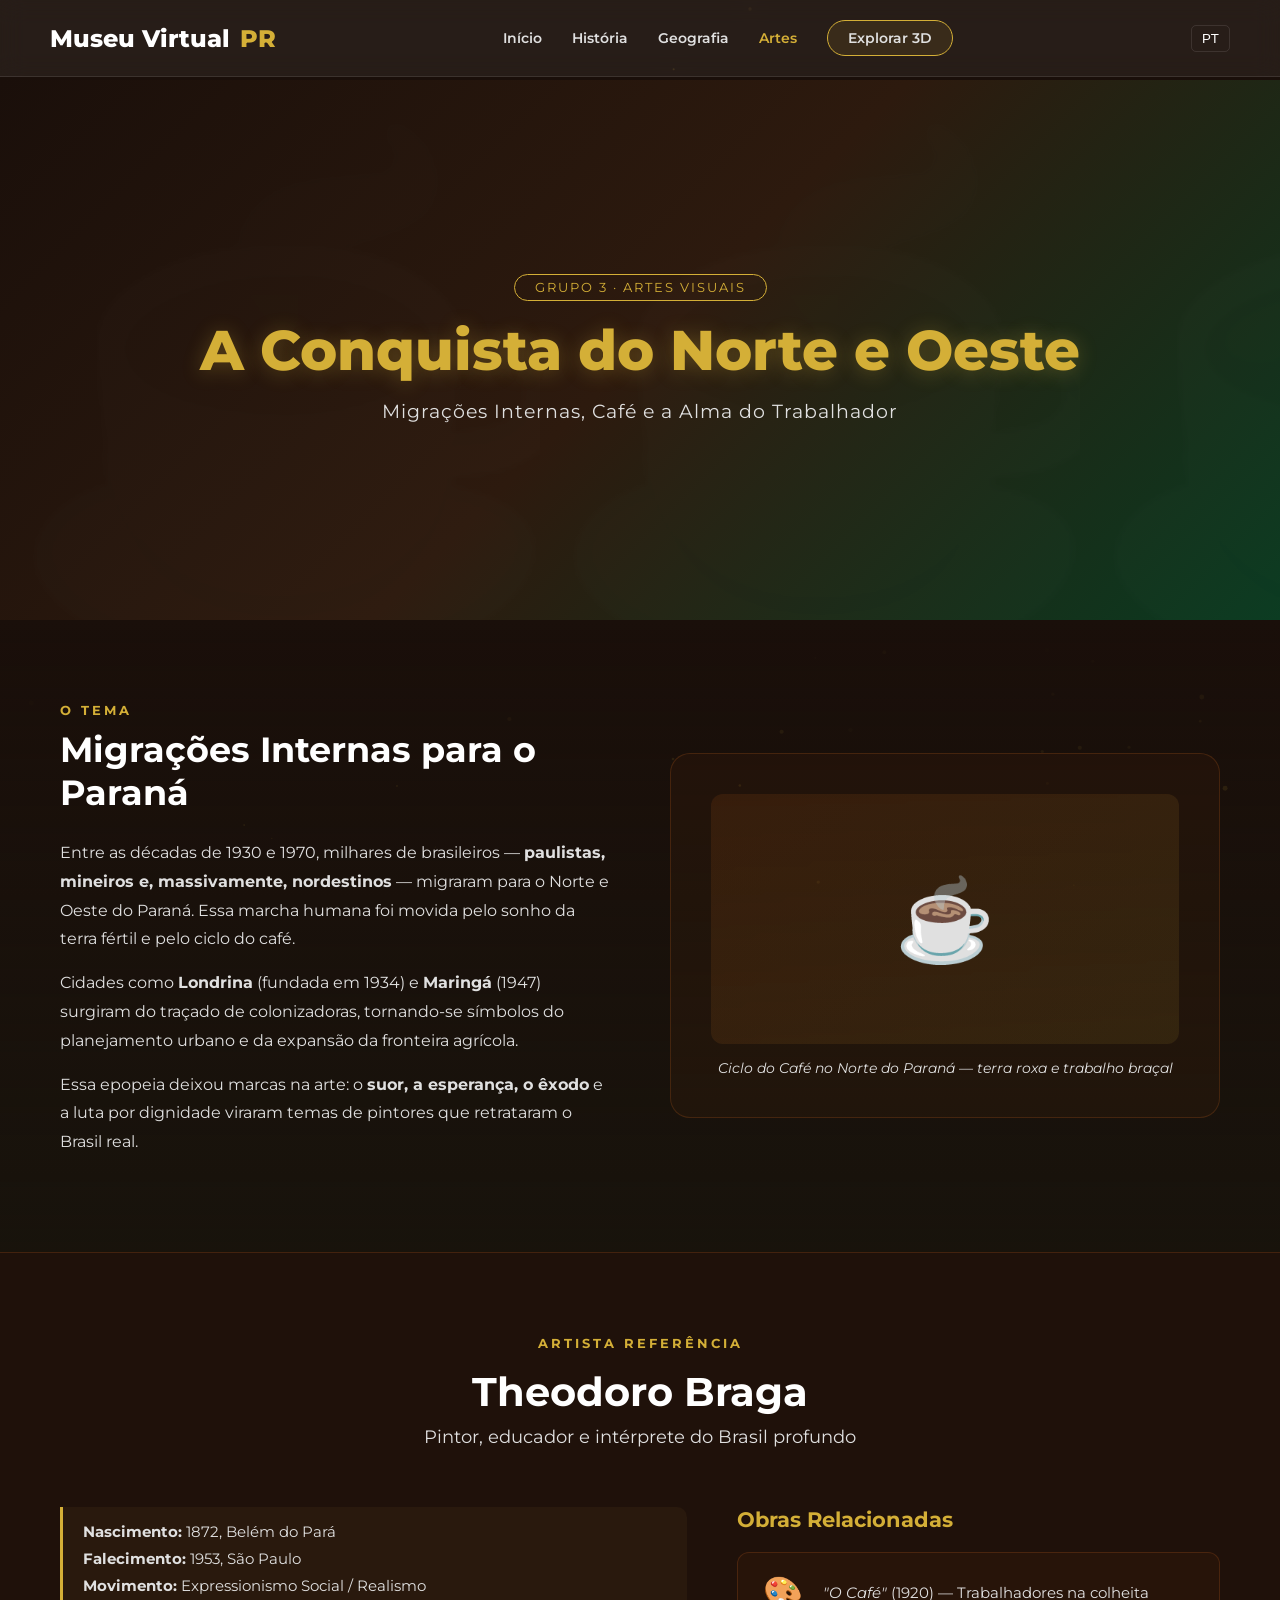
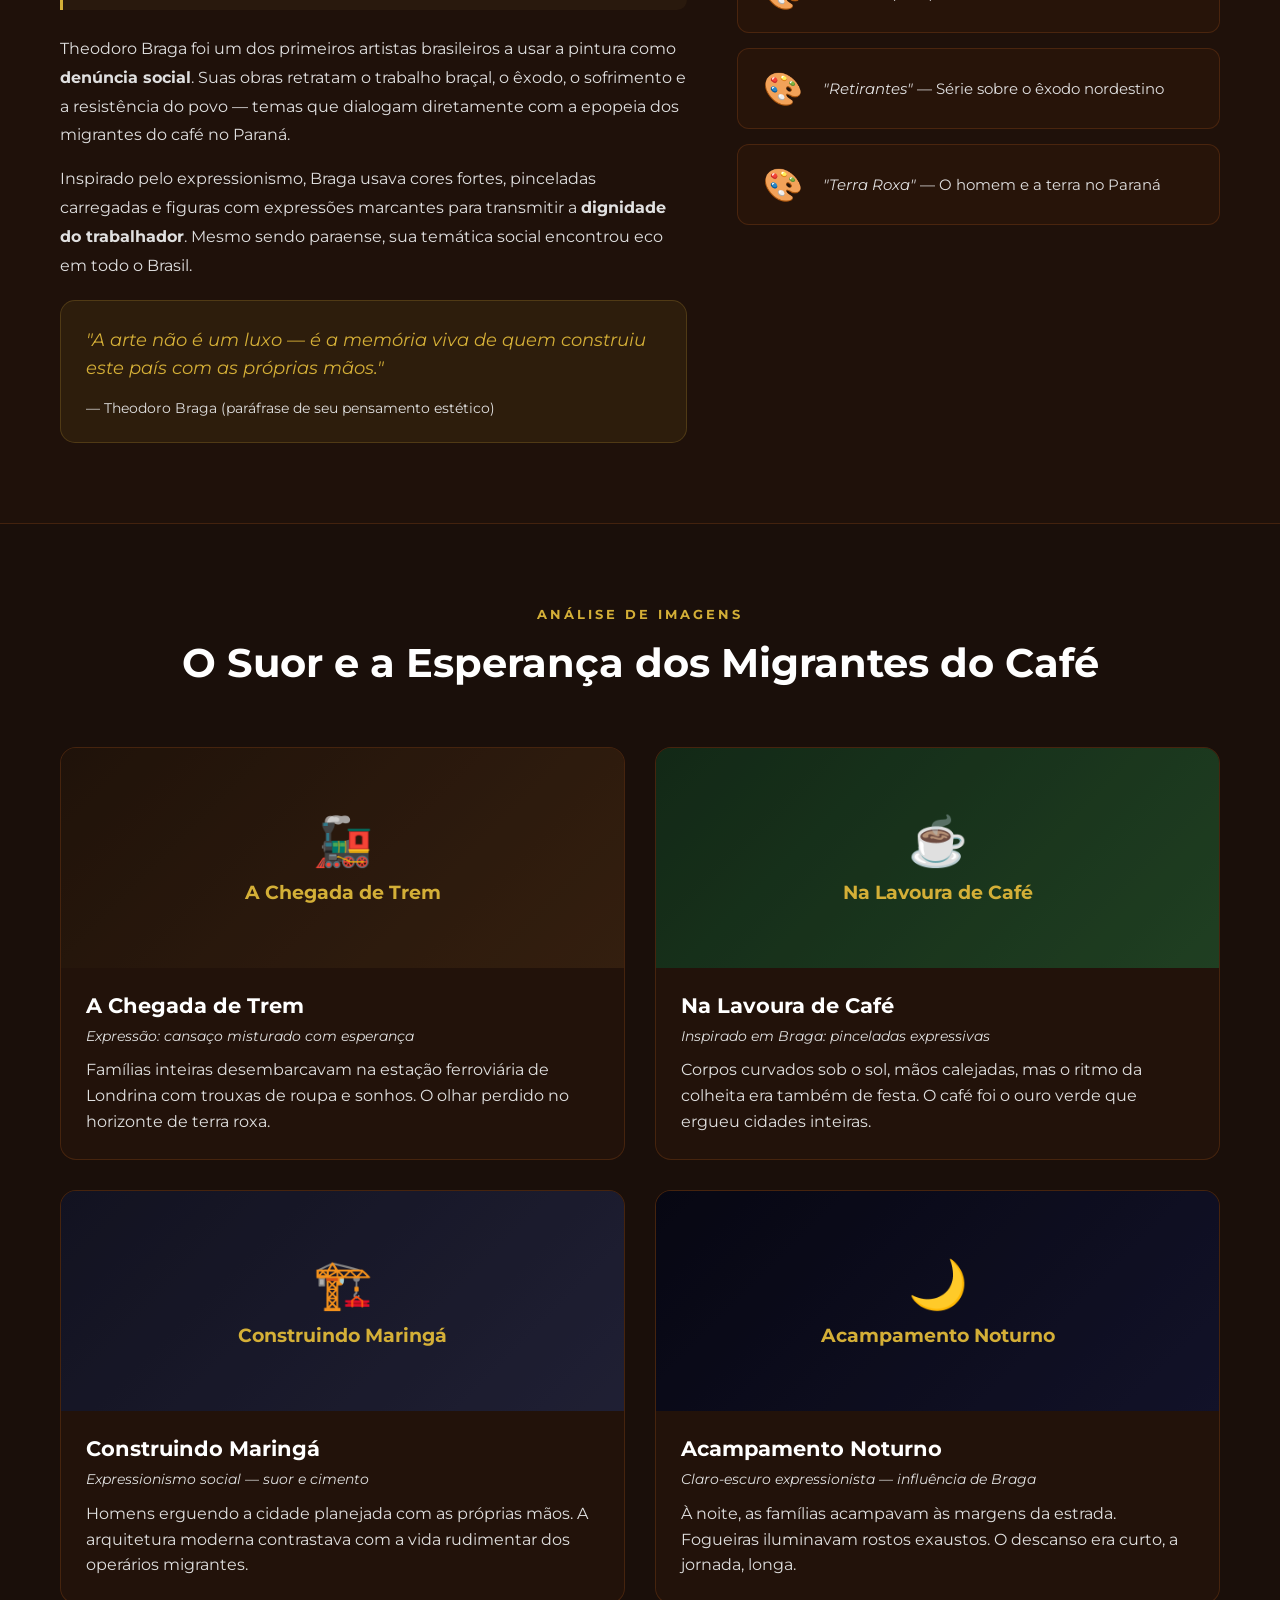
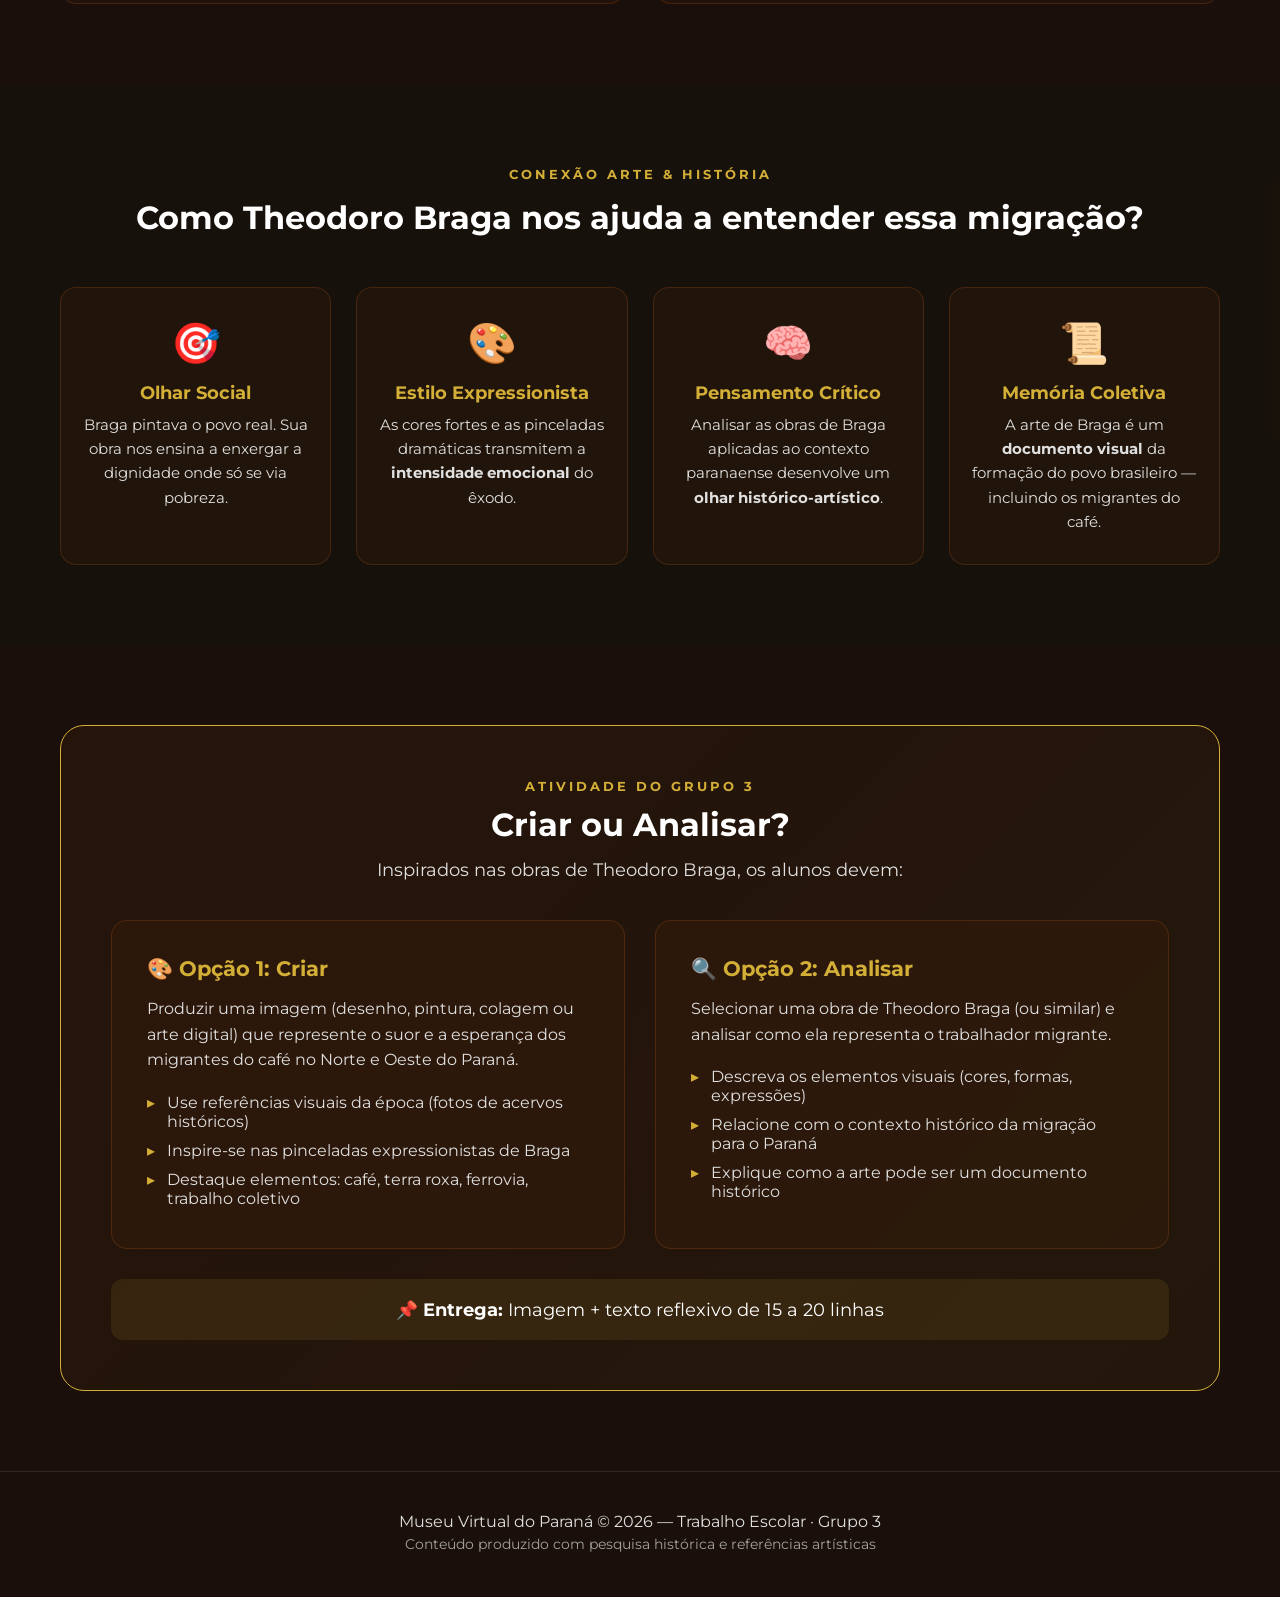
<file: artes.html>
<!DOCTYPE html>
<html lang="pt-BR">
<head>
    <meta charset="UTF-8">
    <meta name="viewport" content="width=device-width, initial-scale=1.0">
    <title>Artes — Museu Virtual do Paraná</title>
    <link rel="stylesheet" href="css/style.css">
    <link rel="stylesheet" href="css/animations.css">
    <link rel="stylesheet" href="css/artes.css">
    <link href="https://fonts.googleapis.com/css2?family=Montserrat:wght@400;600;700;800&display=swap" rel="stylesheet">
</head>
<body>

    <!-- Header -->
    <header class="main-header">
        <div class="logo">Museu Virtual <span class="gold-text">PR</span></div>
        <nav class="nav-menu">
            <a href="index.html">Início</a>
            <a href="historia.html">História</a>
            <a href="geografia.html">Geografia</a>
            <a href="artes.html" class="active">Artes</a>
            <a href="explorar3d.html" class="btn-explore">Explorar 3D</a>
        </nav>
        <div class="header-actions">
            <button>PT</button>
        </div>
    </header>

    <main>
        <!-- HERO da página Artes -->
        <section class="artes-hero">
            <div class="artes-hero-overlay"></div>
            <div class="artes-hero-content">
                <span class="section-tag">GRUPO 3 · ARTES VISUAIS</span>
                <h1>A Conquista do Norte e Oeste</h1>
                <p class="artes-hero-subtitle">Migrações Internas, Café e a Alma do Trabalhador</p>
            </div>
        </section>

        <!-- Introdução ao Tema -->
        <section class="artes-intro">
            <div class="container">
                <div class="intro-grid">
                    <div class="intro-text">
                        <span class="gold-label">O TEMA</span>
                        <h2>Migrações Internas para o Paraná</h2>
                        <p>
                            Entre as décadas de 1930 e 1970, milhares de brasileiros — <strong>paulistas, mineiros e, massivamente, nordestinos</strong> — migraram para o Norte e Oeste do Paraná. Essa marcha humana foi movida pelo sonho da terra fértil e pelo ciclo do café.
                        </p>
                        <p>
                            Cidades como <strong>Londrina</strong> (fundada em 1934) e <strong>Maringá</strong> (1947) surgiram do traçado de colonizadoras, tornando-se símbolos do planejamento urbano e da expansão da fronteira agrícola.
                        </p>
                        <p>
                            Essa epopeia deixou marcas na arte: o <strong>suor, a esperança, o êxodo</strong> e a luta por dignidade viraram temas de pintores que retrataram o Brasil real.
                        </p>
                    </div>
                    <div class="intro-image">
                        <div class="image-card">
                            <div class="card-placeholder cafe-icon">
                                <span>☕</span>
                            </div>
                            <p class="card-caption">Ciclo do Café no Norte do Paraná — terra roxa e trabalho braçal</p>
                        </div>
                    </div>
                </div>
            </div>
        </section>

        <!-- Theodoro Braga -->
        <section class="artista-section">
            <div class="container">
                <div class="section-header">
                    <span class="gold-label">ARTISTA REFERÊNCIA</span>
                    <h2>Theodoro Braga</h2>
                    <p class="subtitle">Pintor, educador e intérprete do Brasil profundo</p>
                </div>
                <div class="artista-grid">
                    <div class="artista-info">
                        <div class="artista-meta">
                            <span><strong>Nascimento:</strong> 1872, Belém do Pará</span>
                            <span><strong>Falecimento:</strong> 1953, São Paulo</span>
                            <span><strong>Movimento:</strong> Expressionismo Social / Realismo</span>
                        </div>
                        <p>
                            Theodoro Braga foi um dos primeiros artistas brasileiros a usar a pintura como <strong>denúncia social</strong>. Suas obras retratam o trabalho braçal, o êxodo, o sofrimento e a resistência do povo — temas que dialogam diretamente com a epopeia dos migrantes do café no Paraná.
                        </p>
                        <p>
                            Inspirado pelo expressionismo, Braga usava cores fortes, pinceladas carregadas e figuras com expressões marcantes para transmitir a <strong>dignidade do trabalhador</strong>. Mesmo sendo paraense, sua temática social encontrou eco em todo o Brasil.
                        </p>
                        <div class="quote-box">
                            <p>"A arte não é um luxo — é a memória viva de quem construiu este país com as próprias mãos."</p>
                            <span>— Theodoro Braga (paráfrase de seu pensamento estético)</span>
                        </div>
                    </div>
                    <div class="artista-obras">
                        <h3>Obras Relacionadas</h3>
                        <div class="obra-card">
                            <div class="obra-placeholder">
                                <div class="placeholder-icon">🎨</div>
                                <p><em>"O Café"</em> (1920) — Trabalhadores na colheita</p>
                            </div>
                        </div>
                        <div class="obra-card">
                            <div class="obra-placeholder">
                                <div class="placeholder-icon">🎨</div>
                                <p><em>"Retirantes"</em> — Série sobre o êxodo nordestino</p>
                            </div>
                        </div>
                        <div class="obra-card">
                            <div class="obra-placeholder">
                                <div class="placeholder-icon">🎨</div>
                                <p><em>"Terra Roxa"</em> — O homem e a terra no Paraná</p>
                            </div>
                        </div>
                    </div>
                </div>
            </div>
        </section>

        <!-- GALERIA DE IMAGENS (ANÁLISE) -->
        <section class="galeria-section">
            <div class="container">
                <div class="section-header">
                    <span class="gold-label">ANÁLISE DE IMAGENS</span>
                    <h2>O Suor e a Esperança dos Migrantes do Café</h2>
                </div>
                <div class="galeria-grid">
                    <!-- Card 1 -->
                    <div class="galeria-item">
                        <div class="galeria-img-placeholder migrante1">
                            <div class="img-overlay-content">
                                <span>🚂</span>
                                <h4>A Chegada de Trem</h4>
                            </div>
                        </div>
                        <div class="galeria-texto">
                            <h4>A Chegada de Trem</h4>
                            <p class="tecnicas">Expressão: cansaço misturado com esperança</p>
                            <p>Famílias inteiras desembarcavam na estação ferroviária de Londrina com trouxas de roupa e sonhos. O olhar perdido no horizonte de terra roxa.</p>
                        </div>
                    </div>
                    <!-- Card 2 -->
                    <div class="galeria-item">
                        <div class="galeria-img-placeholder migrante2">
                            <div class="img-overlay-content">
                                <span>☕</span>
                                <h4>Na Lavoura de Café</h4>
                            </div>
                        </div>
                        <div class="galeria-texto">
                            <h4>Na Lavoura de Café</h4>
                            <p class="tecnicas">Inspirado em Braga: pinceladas expressivas</p>
                            <p>Corpos curvados sob o sol, mãos calejadas, mas o ritmo da colheita era também de festa. O café foi o ouro verde que ergueu cidades inteiras.</p>
                        </div>
                    </div>
                    <!-- Card 3 -->
                    <div class="galeria-item">
                        <div class="galeria-img-placeholder migrante3">
                            <div class="img-overlay-content">
                                <span>🏗️</span>
                                <h4>Construindo Maringá</h4>
                            </div>
                        </div>
                        <div class="galeria-texto">
                            <h4>Construindo Maringá</h4>
                            <p class="tecnicas">Expressionismo social — suor e cimento</p>
                            <p>Homens erguendo a cidade planejada com as próprias mãos. A arquitetura moderna contrastava com a vida rudimentar dos operários migrantes.</p>
                        </div>
                    </div>
                    <!-- Card 4 -->
                    <div class="galeria-item">
                        <div class="galeria-img-placeholder migrante4">
                            <div class="img-overlay-content">
                                <span>🌙</span>
                                <h4>Acampamento Noturno</h4>
                            </div>
                        </div>
                        <div class="galeria-texto">
                            <h4>Acampamento Noturno</h4>
                            <p class="tecnicas">Claro-escuro expressionista — influência de Braga</p>
                            <p>À noite, as famílias acampavam às margens da estrada. Fogueiras iluminavam rostos exaustos. O descanso era curto, a jornada, longa.</p>
                        </div>
                    </div>
                </div>
            </div>
        </section>

        <!-- CONEXÃO ARTE & HISTÓRIA -->
        <section class="conexao-section">
            <div class="container">
                <div class="conexao-content">
                    <span class="gold-label">CONEXÃO ARTE & HISTÓRIA</span>
                    <h2>Como Theodoro Braga nos ajuda a entender essa migração?</h2>
                    <div class="conexao-grid">
                        <div class="conexao-item">
                            <div class="conexao-icon">🎯</div>
                            <h4>Olhar Social</h4>
                            <p>Braga pintava o povo real. Sua obra nos ensina a enxergar a dignidade onde só se via pobreza.</p>
                        </div>
                        <div class="conexao-item">
                            <div class="conexao-icon">🎨</div>
                            <h4>Estilo Expressionista</h4>
                            <p>As cores fortes e as pinceladas dramáticas transmitem a <strong>intensidade emocional</strong> do êxodo.</p>
                        </div>
                        <div class="conexao-item">
                            <div class="conexao-icon">🧠</div>
                            <h4>Pensamento Crítico</h4>
                            <p>Analisar as obras de Braga aplicadas ao contexto paranaense desenvolve um <strong>olhar histórico-artístico</strong>.</p>
                        </div>
                        <div class="conexao-item">
                            <div class="conexao-icon">📜</div>
                            <h4>Memória Coletiva</h4>
                            <p>A arte de Braga é um <strong>documento visual</strong> da formação do povo brasileiro — incluindo os migrantes do café.</p>
                        </div>
                    </div>
                </div>
            </div>
        </section>

        <!-- ATIVIDADE PROPOSTA -->
        <section class="atividade-section">
            <div class="container">
                <div class="atividade-box">
                    <span class="gold-label">ATIVIDADE DO GRUPO 3</span>
                    <h2>Criar ou Analisar?</h2>
                    <p>Inspirados nas obras de Theodoro Braga, os alunos devem:</p>
                    <div class="atividade-opcoes">
                        <div class="opcao">
                            <h3>🎨 Opção 1: Criar</h3>
                            <p>Produzir uma imagem (desenho, pintura, colagem ou arte digital) que represente o suor e a esperança dos migrantes do café no Norte e Oeste do Paraná.</p>
                            <ul>
                                <li>Use referências visuais da época (fotos de acervos históricos)</li>
                                <li>Inspire-se nas pinceladas expressionistas de Braga</li>
                                <li>Destaque elementos: café, terra roxa, ferrovia, trabalho coletivo</li>
                            </ul>
                        </div>
                        <div class="opcao">
                            <h3>🔍 Opção 2: Analisar</h3>
                            <p>Selecionar uma obra de Theodoro Braga (ou similar) e analisar como ela representa o trabalhador migrante.</p>
                            <ul>
                                <li>Descreva os elementos visuais (cores, formas, expressões)</li>
                                <li>Relacione com o contexto histórico da migração para o Paraná</li>
                                <li>Explique como a arte pode ser um documento histórico</li>
                            </ul>
                        </div>
                    </div>
                    <div class="atividade-footer">
                        <p>📌 <strong>Entrega:</strong> Imagem + texto reflexivo de 15 a 20 linhas</p>
                    </div>
                </div>
            </div>
        </section>

        <!-- Footer -->
        <footer class="main-footer">
            <div class="container">
                <p>Museu Virtual do Paraná © 2026 — Trabalho Escolar · Grupo 3</p>
                <p class="footer-small">Conteúdo produzido com pesquisa histórica e referências artísticas</p>
            </div>
        </footer>
    </main>

    <!-- Particles (opcional) e Scripts -->
    <canvas id="particles-canvas"></canvas>
    <script src="js/particles.js"></script>
    <script src="js/artes.js"></script>
</body>
</html>
</file>
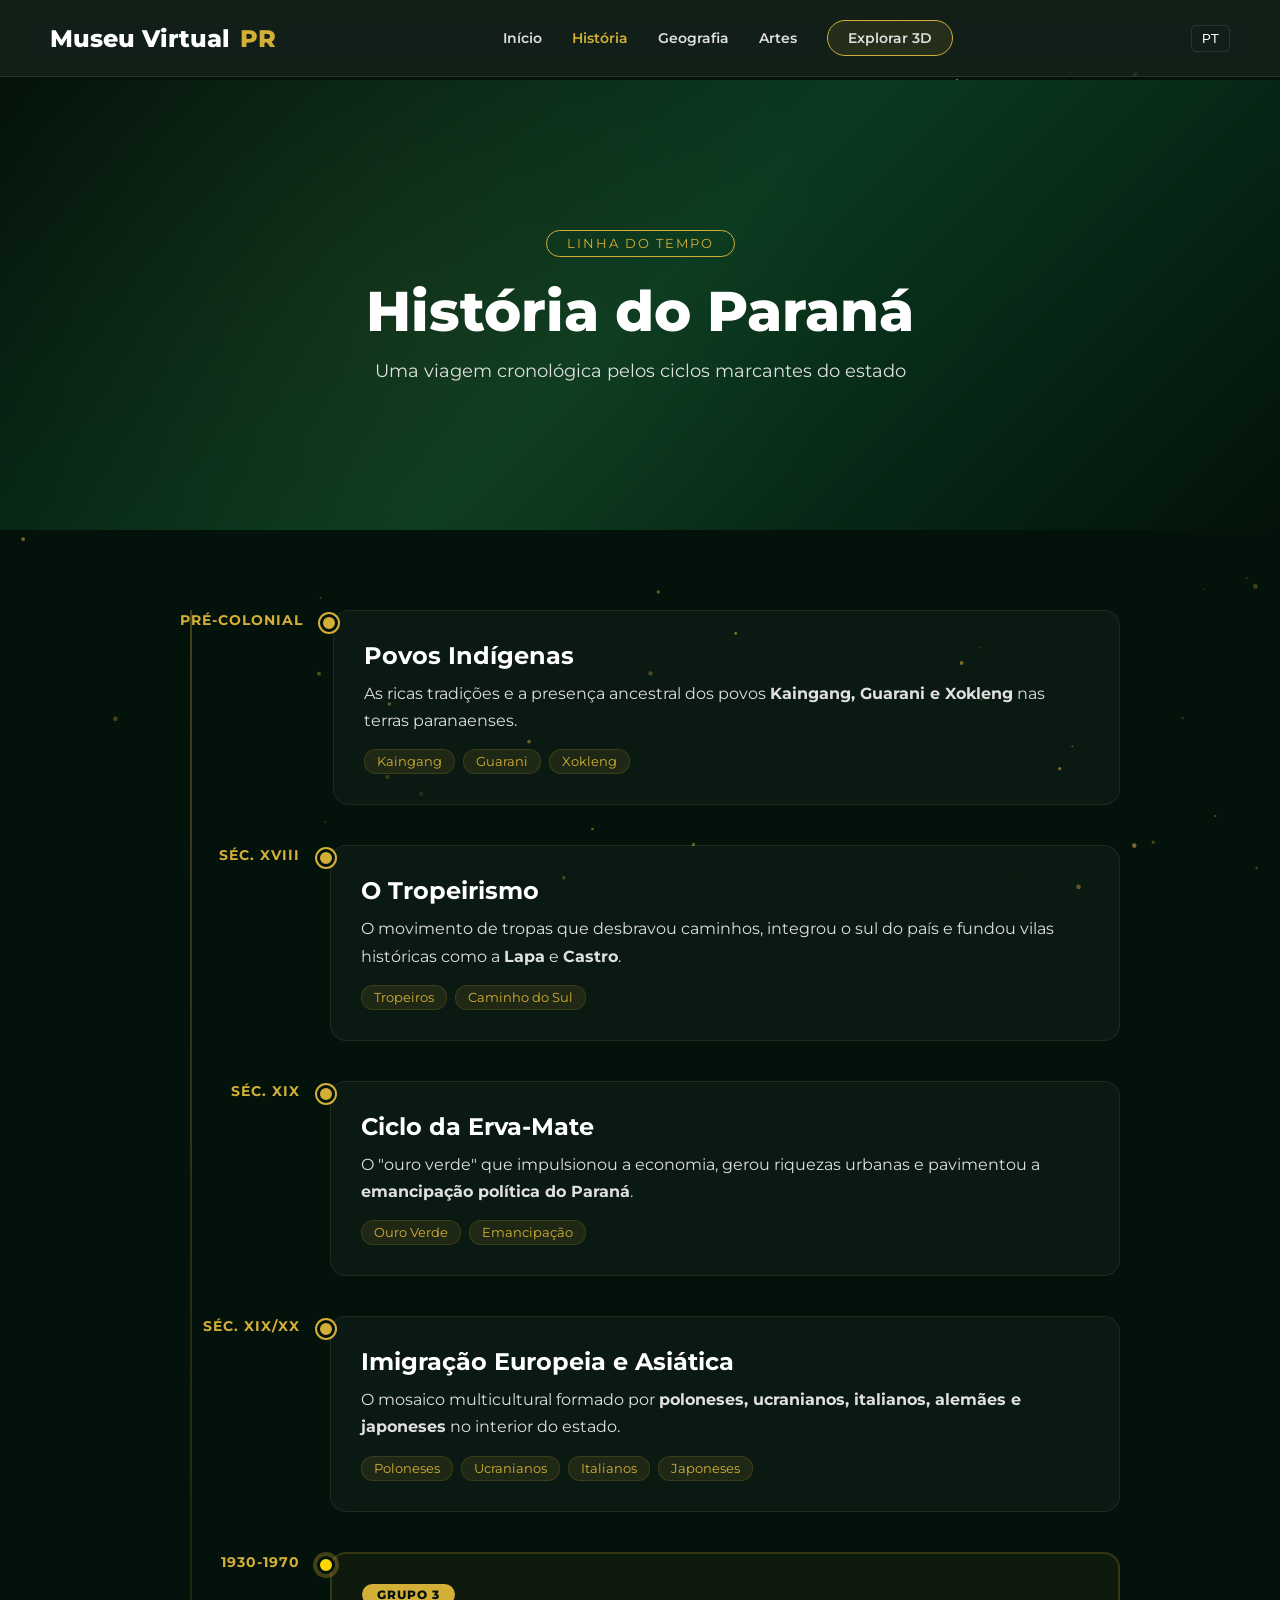
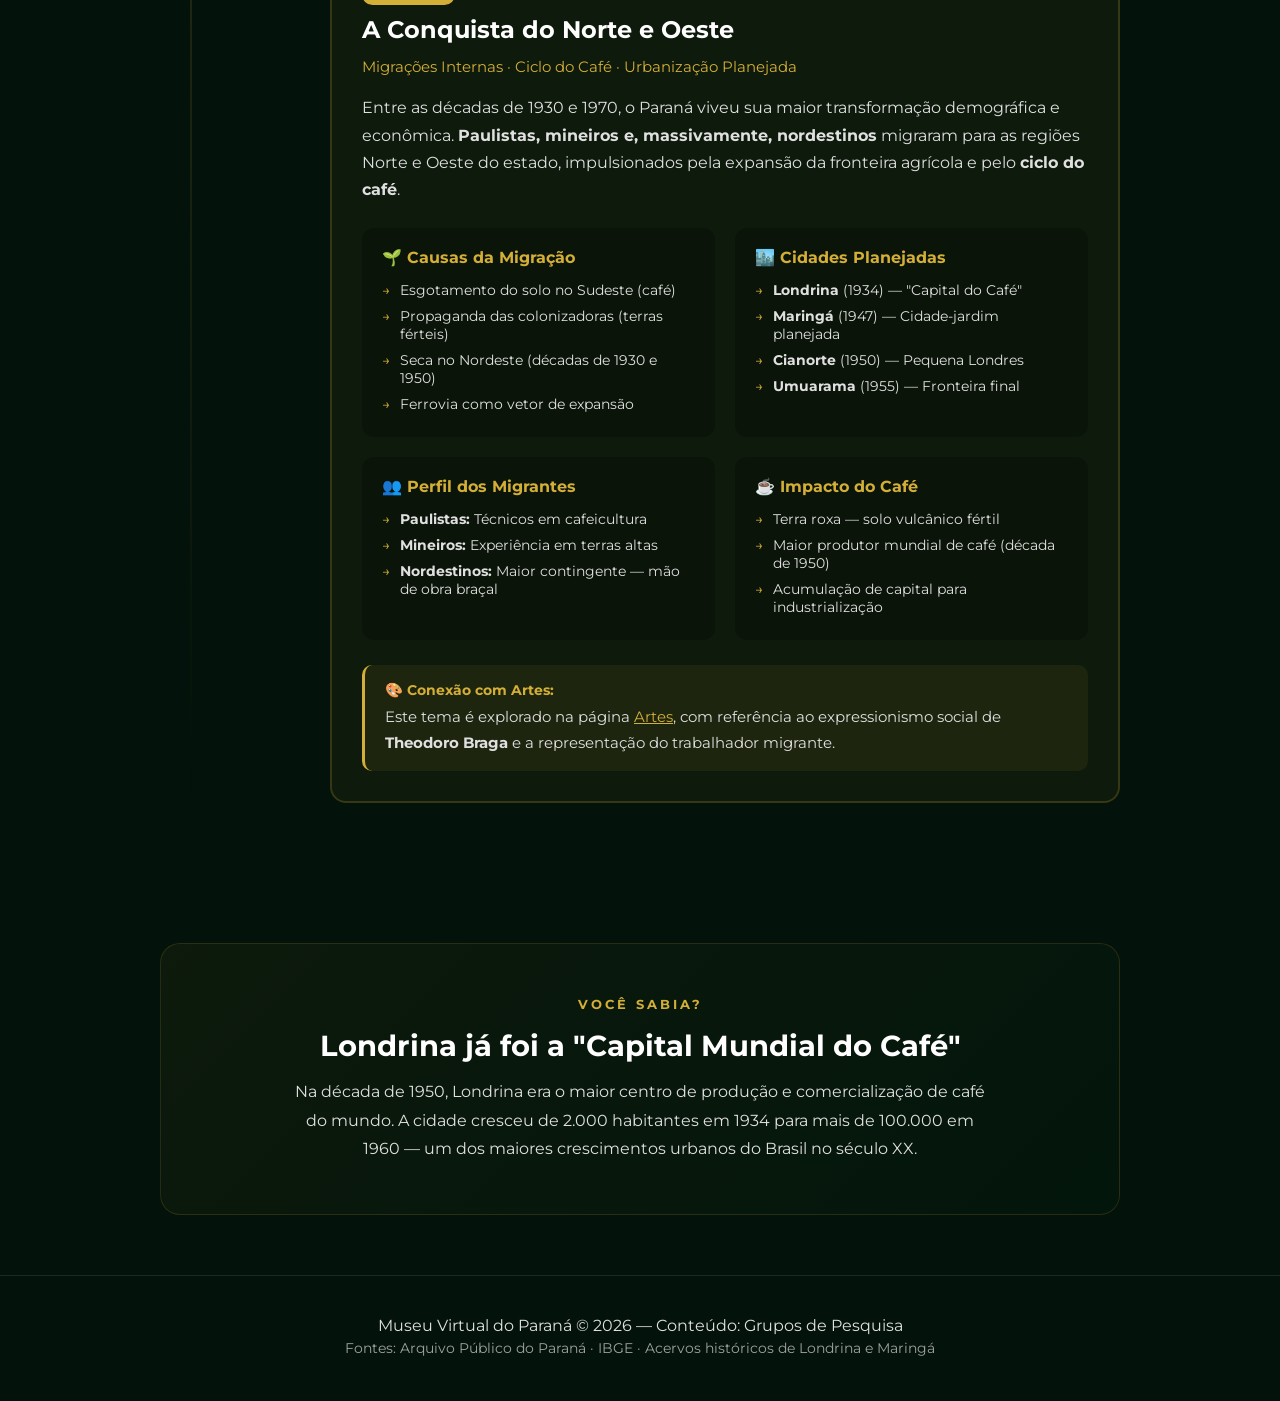
<file: historia.html>
<!DOCTYPE html>
<html lang="pt-BR">
<head>
    <meta charset="UTF-8">
    <meta name="viewport" content="width=device-width, initial-scale=1.0">
    <title>História — Museu Virtual do Paraná</title>
    <link rel="stylesheet" href="css/style.css">
    <link rel="stylesheet" href="css/animations.css">
    <link rel="stylesheet" href="css/historia.css">
    <link href="https://fonts.googleapis.com/css2?family=Montserrat:wght@400;600;700;800&display=swap" rel="stylesheet">
</head>
<body>

    <header class="main-header">
        <div class="logo">Museu Virtual <span class="gold-text">PR</span></div>
        <nav class="nav-menu">
            <a href="index.html">Início</a>
            <a href="historia.html" class="active">História</a>
            <a href="geografia.html">Geografia</a>
            <a href="artes.html">Artes</a>
            <a href="explorar3d.html" class="btn-explore">Explorar 3D</a>
        </nav>
        <div class="header-actions">
            <button>PT</button>
        </div>
    </header>

    <main>
        <!-- Hero -->
        <section class="historia-hero">
            <div class="historia-hero-content">
                <span class="section-tag">LINHA DO TEMPO</span>
                <h1>História do Paraná</h1>
                <p>Uma viagem cronológica pelos ciclos marcantes do estado</p>
            </div>
        </section>

        <!-- Timeline -->
        <section class="timeline-section">
            <div class="container">
                <div class="timeline">

                    <!-- Card 1: Pré-Colonial -->
                    <div class="timeline-card">
                        <div class="timeline-marker">
                            <span>PRÉ-COLONIAL</span>
                        </div>
                        <div class="timeline-content">
                            <h3>Povos Indígenas</h3>
                            <p>As ricas tradições e a presença ancestral dos povos <strong>Kaingang, Guarani e Xokleng</strong> nas terras paranaenses.</p>
                            <div class="timeline-tags">
                                <span>Kaingang</span>
                                <span>Guarani</span>
                                <span>Xokleng</span>
                            </div>
                        </div>
                    </div>

                    <!-- Card 2: Tropeirismo -->
                    <div class="timeline-card">
                        <div class="timeline-marker">
                            <span>SÉC. XVIII</span>
                        </div>
                        <div class="timeline-content">
                            <h3>O Tropeirismo</h3>
                            <p>O movimento de tropas que desbravou caminhos, integrou o sul do país e fundou vilas históricas como a <strong>Lapa</strong> e <strong>Castro</strong>.</p>
                            <div class="timeline-tags">
                                <span>Tropeiros</span>
                                <span>Caminho do Sul</span>
                            </div>
                        </div>
                    </div>

                    <!-- Card 3: Erva-Mate -->
                    <div class="timeline-card">
                        <div class="timeline-marker">
                            <span>SÉC. XIX</span>
                        </div>
                        <div class="timeline-content">
                            <h3>Ciclo da Erva-Mate</h3>
                            <p>O "ouro verde" que impulsionou a economia, gerou riquezas urbanas e pavimentou a <strong>emancipação política do Paraná</strong>.</p>
                            <div class="timeline-tags">
                                <span>Ouro Verde</span>
                                <span>Emancipação</span>
                            </div>
                        </div>
                    </div>

                    <!-- Card 4: Imigração Europeia -->
                    <div class="timeline-card">
                        <div class="timeline-marker">
                            <span>SÉC. XIX/XX</span>
                        </div>
                        <div class="timeline-content">
                            <h3>Imigração Europeia e Asiática</h3>
                            <p>O mosaico multicultural formado por <strong>poloneses, ucranianos, italianos, alemães e japoneses</strong> no interior do estado.</p>
                            <div class="timeline-tags">
                                <span>Poloneses</span>
                                <span>Ucranianos</span>
                                <span>Italianos</span>
                                <span>Japoneses</span>
                            </div>
                        </div>
                    </div>

                    <!-- Card 5: GRUPO 3 - A CONQUISTA DO NORTE E OESTE -->
                    <div class="timeline-card grupo3-card">
                        <div class="timeline-marker grupo3-marker">
                            <span>1930-1970</span>
                        </div>
                        <div class="timeline-content">
                            <div class="grupo3-badge">GRUPO 3</div>
                            <h3>A Conquista do Norte e Oeste</h3>
                            <p class="subtitulo-destaque">Migrações Internas · Ciclo do Café · Urbanização Planejada</p>
                            <p>
                                Entre as décadas de 1930 e 1970, o Paraná viveu sua maior transformação demográfica e econômica. 
                                <strong>Paulistas, mineiros e, massivamente, nordestinos</strong> migraram para as regiões Norte e Oeste do estado, 
                                impulsionados pela expansão da fronteira agrícola e pelo <strong>ciclo do café</strong>.
                            </p>
                            <div class="grupo3-details">
                                <div class="detail-item">
                                    <h4>🌱 Causas da Migração</h4>
                                    <ul>
                                        <li>Esgotamento do solo no Sudeste (café)</li>
                                        <li>Propaganda das colonizadoras (terras férteis)</li>
                                        <li>Seca no Nordeste (décadas de 1930 e 1950)</li>
                                        <li>Ferrovia como vetor de expansão</li>
                                    </ul>
                                </div>
                                <div class="detail-item">
                                    <h4>🏙️ Cidades Planejadas</h4>
                                    <ul>
                                        <li><strong>Londrina</strong> (1934) — "Capital do Café"</li>
                                        <li><strong>Maringá</strong> (1947) — Cidade-jardim planejada</li>
                                        <li><strong>Cianorte</strong> (1950) — Pequena Londres</li>
                                        <li><strong>Umuarama</strong> (1955) — Fronteira final</li>
                                    </ul>
                                </div>
                                <div class="detail-item">
                                    <h4>👥 Perfil dos Migrantes</h4>
                                    <ul>
                                        <li><strong>Paulistas:</strong> Técnicos em cafeicultura</li>
                                        <li><strong>Mineiros:</strong> Experiência em terras altas</li>
                                        <li><strong>Nordestinos:</strong> Maior contingente — mão de obra braçal</li>
                                    </ul>
                                </div>
                                <div class="detail-item">
                                    <h4>☕ Impacto do Café</h4>
                                    <ul>
                                        <li>Terra roxa — solo vulcânico fértil</li>
                                        <li>Maior produtor mundial de café (década de 1950)</li>
                                        <li>Acumulação de capital para industrialização</li>
                                    </ul>
                                </div>
                            </div>
                            <div class="conexao-arte">
                                <span>🎨 Conexão com Artes:</span>
                                <p>Este tema é explorado na página <a href="artes.html">Artes</a>, com referência ao expressionismo social de <strong>Theodoro Braga</strong> e a representação do trabalhador migrante.</p>
                            </div>
                        </div>
                    </div>

                </div>
            </div>
        </section>

        <!-- Curiosidade -->
        <section class="curiosidade-section">
            <div class="container">
                <div class="curiosidade-box">
                    <span class="gold-label">VOCÊ SABIA?</span>
                    <h2>Londrina já foi a "Capital Mundial do Café"</h2>
                    <p>Na década de 1950, Londrina era o maior centro de produção e comercialização de café do mundo. A cidade cresceu de 2.000 habitantes em 1934 para mais de 100.000 em 1960 — um dos maiores crescimentos urbanos do Brasil no século XX.</p>
                </div>
            </div>
        </section>

        <footer class="main-footer">
            <div class="container">
                <p>Museu Virtual do Paraná © 2026 — Conteúdo: Grupos de Pesquisa</p>
                <p class="footer-small">Fontes: Arquivo Público do Paraná · IBGE · Acervos históricos de Londrina e Maringá</p>
            </div>
        </footer>
    </main>

    <canvas id="particles-canvas"></canvas>
    <script src="js/particles.js"></script>
    <script src="js/historia.js"></script>
</body>
</html>
</file>
<file: css/style.css>
:root {
    --primary-green: #0a3a20;
    --accent-gold: #d4af37;
    --text-white: #ffffff;
    --text-muted: #e0e0e0;
    --glass-bg: rgba(255, 255, 255, 0.06);
    --glass-border: rgba(255, 255, 255, 0.1);
    --glass-blur: blur(12px);
    --font-main: 'Montserrat', sans-serif;
}

* {
    margin: 0;
    padding: 0;
    box-sizing: border-box;
}

body {
    font-family: var(--font-main);
    background-color: #03120a;
    color: var(--text-white);
    overflow: hidden; /* Mantém a landing page travada para o efeito cinematográfico */
    height: 100vh;
}

/* Background de Vídeo e Overlay */
.video-container {
    position: absolute;
    top: 0;
    left: 0;
    width: 100%;
    height: 100%;
    z-index: -2;
    overflow: hidden;
}

#bg-video {
    width: 100%;
    height: 100%;
    object-fit: cover;
}

.overlay {
    position: absolute;
    top: 0;
    left: 0;
    width: 100%;
    height: 100%;
    background: linear-gradient(135deg, rgba(10, 58, 32, 0.85) 0%, rgba(3, 18, 10, 0.95) 100%);
    z-index: 1;
}

/* Canvas de Partículas */
#particles-canvas {
    position: absolute;
    top: 0;
    left: 0;
    width: 100%;
    height: 100%;
    z-index: -1;
    pointer-events: none;
}

/* Header Glassmorphism */
.main-header {
    position: fixed;
    top: 0;
    left: 0;
    width: 100%;
    padding: 20px 50px;
    display: flex;
    justify-content: space-between;
    align-items: center;
    background: var(--glass-bg);
    backdrop-filter: var(--glass-blur);
    -webkit-backdrop-filter: var(--glass-blur);
    border-bottom: 1px solid var(--glass-border);
    z-index: 10;
}

.logo {
    font-size: 1.5rem;
    font-weight: 800;
    display: flex;
    align-items: center;
    gap: 10px;
}

.gold-text {
    color: var(--accent-gold);
}

.nav-menu {
    display: flex;
    align-items: center;
    gap: 30px;
}

.nav-menu a {
    color: var(--text-muted);
    text-decoration: none;
    font-weight: 600;
    font-size: 0.9rem;
    transition: color 0.3s ease;
}

.nav-menu a:hover, .nav-menu a.active {
    color: var(--accent-gold);
}

.btn-explore {
    border: 1px solid var(--accent-gold);
    padding: 8px 20px;
    border-radius: 20px;
    background: rgba(212, 175, 55, 0.1);
}

.btn-explore:hover {
    background: var(--accent-gold) !important;
    color: #000 !important;
}

.header-actions button {
    background: none;
    border: 1px solid var(--glass-border);
    color: white;
    padding: 5px 10px;
    cursor: pointer;
    border-radius: 5px;
    margin-left: 10px;
    transition: 0.3s;
}

.header-actions button:hover {
    background: rgba(255,255,255,0.1);
}

/* Hero Section */
.hero-container {
    height: 100vh;
    display: flex;
    align-items: center;
    padding: 0 10%;
    position: relative;
    z-index: 2;
}

.hero-content {
    max-width: 650px;
}

.subtitle-hero {
    color: var(--accent-gold);
    text-transform: uppercase;
    letter-spacing: 3px;
    font-size: 0.9rem;
    margin-bottom: 15px;
    font-weight: 600;
}

.title-hero {
    font-size: 3.5rem;
    font-weight: 800;
    line-height: 1.2;
    margin-bottom: 25px;
}

.description-hero {
    font-size: 1.1rem;
    color: var(--text-muted);
    line-height: 1.6;
    margin-bottom: 35px;
}

.hero-buttons {
    display: flex;
    gap: 20px;
}

.btn-primary, .btn-secondary {
    padding: 15px 35px;
    border-radius: 30px;
    text-decoration: none;
    font-weight: 600;
    transition: transform 0.3s, box-shadow 0.3s;
}

.btn-primary {
    background: var(--accent-gold);
    color: #03120a;
}

.btn-primary:hover {
    transform: translateY(-3px);
    box-shadow: 0 10px 20px rgba(212, 175, 55, 0.3);
}

.btn-secondary {
    border: 1px solid var(--text-white);
    color: var(--text-white);
    background: transparent;
}

.btn-secondary:hover {
    background: rgba(255,255,255,0.1);
    transform: translateY(-3px);
}
</file>
<file: css/animations.css>
/* Animação suave para os cards que usaremos adiante */
.hover-3d-effect {
    transition: transform 0.5s cubic-bezier(0.25, 1, 0.5, 1);
}

.hover-3d-effect:hover {
    transform: perspective(1000px) rotateX(5deg) rotateY(5deg) scale(1.02);
}

/* Pulsar sutil para luzes de destaque */
@keyframes goldPulse {
    0% { box-shadow: 0 0 0 0 rgba(212, 175, 55, 0.4); }
    70% { box-shadow: 0 0 0 15px rgba(212, 175, 55, 0); }
    100% { box-shadow: 0 0 0 0 rgba(212, 175, 55, 0); }
}
</file>
<file: css/artes.css>
/* ==========================================
   PÁGINA ARTES — MUSEU VIRTUAL DO PARANÁ
   TEMA: Migrações Internas + Theodoro Braga
   ========================================== */

:root {
    --artes-primary: #8B4513;
    --artes-secondary: #D2691E;
    --artes-bg: #1a0f0a;
    --artes-card-bg: rgba(139, 69, 19, 0.08);
    --artes-border: rgba(210, 105, 30, 0.2);
}

/* Reset para página de rolagem */
body {
    overflow-y: auto;
    height: auto;
    background: var(--artes-bg);
}

/* Container padrão */
.container {
    max-width: 1200px;
    margin: 0 auto;
    padding: 0 20px;
}

/* Section Header */
.section-header {
    text-align: center;
    margin-bottom: 60px;
}

.section-header h2 {
    font-size: 2.5rem;
    color: var(--text-white);
    margin: 15px 0 10px;
}

.section-header .subtitle {
    color: var(--text-muted);
    font-size: 1.1rem;
}

.gold-label {
    color: var(--accent-gold);
    text-transform: uppercase;
    letter-spacing: 3px;
    font-size: 0.8rem;
    font-weight: 700;
}

/* Hero da página Artes */
.artes-hero {
    height: 60vh;
    min-height: 400px;
    display: flex;
    align-items: center;
    justify-content: center;
    text-align: center;
    background: linear-gradient(135deg, #1a0f0a 0%, #2d1a0e 50%, #0a3a20 100%);
    position: relative;
    margin-top: 80px;
}

.artes-hero-overlay {
    position: absolute;
    top: 0;
    left: 0;
    width: 100%;
    height: 100%;
    background: url('data:image/svg+xml,<svg xmlns="http://www.w3.org/2000/svg" viewBox="0 0 100 100"><text y="90" font-size="90" opacity="0.03">☕</text></svg>') repeat;
    opacity: 0.3;
}

.artes-hero-content {
    position: relative;
    z-index: 2;
}

.artes-hero-content h1 {
    font-size: 3.5rem;
    font-weight: 800;
    color: var(--accent-gold);
    margin: 20px 0 15px;
    text-shadow: 0 2px 20px rgba(212, 175, 55, 0.3);
}

.artes-hero-subtitle {
    font-size: 1.2rem;
    color: var(--text-muted);
    letter-spacing: 1px;
}

.section-tag {
    color: var(--accent-gold);
    border: 1px solid var(--accent-gold);
    padding: 5px 20px;
    border-radius: 20px;
    font-size: 0.8rem;
    letter-spacing: 2px;
}

/* Introdução */
.artes-intro {
    padding: 80px 0;
    background: linear-gradient(180deg, var(--artes-bg) 0%, rgba(10, 58, 32, 0.1) 100%);
}

.intro-grid {
    display: grid;
    grid-template-columns: 1fr 1fr;
    gap: 60px;
    align-items: center;
}

.intro-text .gold-label {
    margin-bottom: 10px;
    display: inline-block;
}

.intro-text h2 {
    font-size: 2.2rem;
    margin-bottom: 25px;
    color: var(--text-white);
}

.intro-text p {
    color: var(--text-muted);
    line-height: 1.8;
    margin-bottom: 15px;
}

.image-card {
    background: var(--artes-card-bg);
    border: 1px solid var(--artes-border);
    border-radius: 20px;
    padding: 40px;
    text-align: center;
}

.card-placeholder {
    width: 100%;
    height: 250px;
    background: linear-gradient(135deg, rgba(139,69,19,0.2), rgba(212,175,55,0.1));
    border-radius: 12px;
    display: flex;
    align-items: center;
    justify-content: center;
    margin-bottom: 15px;
}

.card-placeholder span {
    font-size: 5rem;
}

.card-caption {
    color: var(--text-muted);
    font-style: italic;
    font-size: 0.9rem;
}

/* Seção do Artista */
.artista-section {
    padding: 80px 0;
    background: rgba(139, 69, 19, 0.05);
    border-top: 1px solid var(--artes-border);
    border-bottom: 1px solid var(--artes-border);
}

.artista-grid {
    display: grid;
    grid-template-columns: 1.3fr 1fr;
    gap: 50px;
}

.artista-meta {
    display: flex;
    flex-direction: column;
    gap: 8px;
    margin-bottom: 25px;
    padding: 15px 20px;
    background: rgba(212, 175, 55, 0.05);
    border-left: 3px solid var(--accent-gold);
    border-radius: 0 10px 10px 0;
}

.artista-meta span {
    color: var(--text-muted);
    font-size: 0.95rem;
}

.artista-info p {
    color: var(--text-muted);
    line-height: 1.8;
    margin-bottom: 15px;
}

.quote-box {
    background: rgba(212, 175, 55, 0.08);
    border: 1px solid rgba(212, 175, 55, 0.2);
    border-radius: 15px;
    padding: 25px;
    margin-top: 20px;
}

.quote-box p {
    font-style: italic;
    font-size: 1.1rem;
    color: var(--accent-gold);
    line-height: 1.6;
}

.quote-box span {
    color: var(--text-muted);
    font-size: 0.85rem;
}

.artista-obras h3 {
    color: var(--accent-gold);
    font-size: 1.3rem;
    margin-bottom: 20px;
}

.obra-card {
    margin-bottom: 15px;
}

.obra-placeholder {
    background: var(--artes-card-bg);
    border: 1px solid var(--artes-border);
    border-radius: 12px;
    padding: 20px;
    display: flex;
    align-items: center;
    gap: 15px;
    transition: 0.3s;
}

.obra-placeholder:hover {
    border-color: var(--accent-gold);
    transform: translateX(5px);
}

.placeholder-icon {
    font-size: 2rem;
    min-width: 50px;
    text-align: center;
}

.obra-placeholder p {
    color: var(--text-muted);
    font-size: 0.95rem;
}

/* Galeria */
.galeria-section {
    padding: 80px 0;
}

.galeria-grid {
    display: grid;
    grid-template-columns: 1fr 1fr;
    gap: 30px;
}

.galeria-item {
    background: var(--artes-card-bg);
    border: 1px solid var(--artes-border);
    border-radius: 16px;
    overflow: hidden;
    transition: 0.3s;
}

.galeria-item:hover {
    transform: translateY(-5px);
    border-color: var(--accent-gold);
    box-shadow: 0 10px 30px rgba(212, 175, 55, 0.1);
}

.galeria-img-placeholder {
    width: 100%;
    height: 220px;
    position: relative;
    overflow: hidden;
}

.migrante1 { background: linear-gradient(135deg, #2d1a0e, #4a2c15); }
.migrante2 { background: linear-gradient(135deg, #1a3a20, #2d5a30); }
.migrante3 { background: linear-gradient(135deg, #1a1a2e, #2d2d4a); }
.migrante4 { background: linear-gradient(135deg, #0a0a1a, #1a1a3a); }

.img-overlay-content {
    position: absolute;
    top: 0;
    left: 0;
    width: 100%;
    height: 100%;
    display: flex;
    flex-direction: column;
    align-items: center;
    justify-content: center;
    background: rgba(0,0,0,0.3);
}

.img-overlay-content span {
    font-size: 3rem;
    margin-bottom: 10px;
}

.img-overlay-content h4 {
    color: var(--accent-gold);
    font-size: 1.2rem;
}

.galeria-texto {
    padding: 25px;
}

.galeria-texto h4 {
    font-size: 1.3rem;
    margin-bottom: 8px;
    color: var(--text-white);
}

.tecnicas {
    color: var(--accent-gold);
    font-size: 0.85rem;
    font-style: italic;
    margin-bottom: 10px;
}

.galeria-texto p {
    color: var(--text-muted);
    line-height: 1.6;
}

/* Conexão */
.conexao-section {
    padding: 80px 0;
    background: rgba(10, 58, 32, 0.08);
}

.conexao-content {
    text-align: center;
}

.conexao-content h2 {
    font-size: 2rem;
    margin: 15px 0 50px;
    color: var(--text-white);
}

.conexao-grid {
    display: grid;
    grid-template-columns: repeat(4, 1fr);
    gap: 25px;
}

.conexao-item {
    background: var(--artes-card-bg);
    border: 1px solid var(--artes-border);
    border-radius: 16px;
    padding: 30px 20px;
    text-align: center;
    transition: 0.3s;
}

.conexao-item:hover {
    border-color: var(--accent-gold);
    transform: translateY(-5px);
}

.conexao-icon {
    font-size: 2.5rem;
    margin-bottom: 15px;
}

.conexao-item h4 {
    color: var(--accent-gold);
    margin-bottom: 10px;
    font-size: 1.1rem;
}

.conexao-item p {
    color: var(--text-muted);
    line-height: 1.6;
    font-size: 0.95rem;
}

/* Atividade */
.atividade-section {
    padding: 80px 0;
}

.atividade-box {
    background: linear-gradient(135deg, rgba(139,69,19,0.1), rgba(212,175,55,0.05));
    border: 1px solid var(--accent-gold);
    border-radius: 24px;
    padding: 50px;
    text-align: center;
}

.atividade-box h2 {
    font-size: 2rem;
    color: var(--text-white);
    margin: 10px 0 15px;
}

.atividade-box > p {
    color: var(--text-muted);
    font-size: 1.1rem;
    margin-bottom: 40px;
}

.atividade-opcoes {
    display: grid;
    grid-template-columns: 1fr 1fr;
    gap: 30px;
    margin-bottom: 30px;
}

.opcao {
    background: var(--artes-card-bg);
    border: 1px solid var(--artes-border);
    border-radius: 16px;
    padding: 35px;
    text-align: left;
}

.opcao h3 {
    color: var(--accent-gold);
    margin-bottom: 15px;
    font-size: 1.3rem;
}

.opcao p {
    color: var(--text-muted);
    line-height: 1.6;
    margin-bottom: 15px;
}

.opcao ul {
    list-style: none;
    padding: 0;
}

.opcao ul li {
    color: var(--text-muted);
    padding: 5px 0;
    padding-left: 20px;
    position: relative;
}

.opcao ul li::before {
    content: "▸";
    position: absolute;
    left: 0;
    color: var(--accent-gold);
}

.atividade-footer {
    background: rgba(212, 175, 55, 0.1);
    border-radius: 12px;
    padding: 20px;
    margin-top: 20px;
}

.atividade-footer p {
    color: var(--text-white);
    font-size: 1.1rem;
}

/* Footer principal */
.main-footer {
    padding: 40px 0;
    border-top: 1px solid var(--glass-border);
    text-align: center;
}

.main-footer p {
    color: var(--text-muted);
    margin-bottom: 5px;
}

.footer-small {
    font-size: 0.85rem;
    opacity: 0.7;
}

/* Partículas canvas fixo */
#particles-canvas {
    position: fixed;
    top: 0;
    left: 0;
    width: 100%;
    height: 100%;
    pointer-events: none;
    z-index: -1;
}

/* Responsivo */
@media (max-width: 968px) {
    .intro-grid,
    .artista-grid {
        grid-template-columns: 1fr;
    }

    .galeria-grid {
        grid-template-columns: 1fr;
    }

    .conexao-grid {
        grid-template-columns: 1fr 1fr;
    }

    .atividade-opcoes {
        grid-template-columns: 1fr;
    }

    .artes-hero-content h1 {
        font-size: 2.5rem;
    }
}

@media (max-width: 600px) {
    .conexao-grid {
        grid-template-columns: 1fr;
    }

    .section-header h2 {
        font-size: 1.8rem;
    }

    .atividade-box {
        padding: 30px 20px;
    }
}
</file>
<file: css/historia.css>
/* ============================================
   PÁGINA HISTÓRIA — MUSEU VIRTUAL DO PARANÁ
   ============================================ */

body {
    overflow-y: auto;
    height: auto;
    background: #03120a;
}

.container {
    max-width: 1000px;
    margin: 0 auto;
    padding: 0 20px;
}

.gold-label {
    color: var(--accent-gold);
    text-transform: uppercase;
    letter-spacing: 3px;
    font-size: 0.8rem;
    font-weight: 700;
}

.section-tag {
    color: var(--accent-gold);
    border: 1px solid var(--accent-gold);
    padding: 5px 20px;
    border-radius: 20px;
    font-size: 0.8rem;
    letter-spacing: 2px;
    display: inline-block;
}

/* Hero */
.historia-hero {
    height: 50vh;
    min-height: 350px;
    display: flex;
    align-items: center;
    justify-content: center;
    text-align: center;
    background: linear-gradient(135deg, #03120a 0%, #0a3a20 50%, #03120a 100%);
    margin-top: 80px;
    position: relative;
}

.historia-hero::before {
    content: '';
    position: absolute;
    top: 0;
    left: 0;
    width: 100%;
    height: 100%;
    background: radial-gradient(circle at 30% 50%, rgba(212,175,55,0.05) 0%, transparent 50%);
}

.historia-hero-content {
    position: relative;
    z-index: 2;
}

.historia-hero-content h1 {
    font-size: 3.5rem;
    font-weight: 800;
    color: var(--text-white);
    margin: 20px 0 15px;
}

.historia-hero-content p {
    color: var(--text-muted);
    font-size: 1.1rem;
}

/* Timeline */
.timeline-section {
    padding: 80px 0;
    position: relative;
}

.timeline {
    display: flex;
    flex-direction: column;
    gap: 40px;
    position: relative;
}

.timeline::before {
    content: '';
    position: absolute;
    left: 30px;
    top: 0;
    bottom: 0;
    width: 2px;
    background: linear-gradient(180deg, var(--accent-gold), transparent);
    opacity: 0.3;
}

.timeline-card {
    display: flex;
    gap: 30px;
    position: relative;
    padding-left: 20px;
}

.timeline-marker {
    min-width: 120px;
    text-align: right;
    position: relative;
}

.timeline-marker span {
    color: var(--accent-gold);
    font-size: 0.85rem;
    font-weight: 700;
    letter-spacing: 1px;
    white-space: nowrap;
}

.timeline-marker::after {
    content: '';
    position: absolute;
    right: -35px;
    top: 4px;
    width: 12px;
    height: 12px;
    background: var(--accent-gold);
    border-radius: 50%;
    border: 3px solid #03120a;
    box-shadow: 0 0 0 2px var(--accent-gold);
}

.timeline-content {
    background: rgba(255, 255, 255, 0.03);
    border: 1px solid rgba(255, 255, 255, 0.08);
    border-radius: 16px;
    padding: 30px;
    flex: 1;
    transition: 0.3s;
}

.timeline-content:hover {
    border-color: rgba(212, 175, 55, 0.3);
    background: rgba(255, 255, 255, 0.05);
}

.timeline-content h3 {
    font-size: 1.5rem;
    color: var(--text-white);
    margin-bottom: 10px;
}

.timeline-content p {
    color: var(--text-muted);
    line-height: 1.7;
}

.timeline-tags {
    display: flex;
    flex-wrap: wrap;
    gap: 8px;
    margin-top: 15px;
}

.timeline-tags span {
    background: rgba(212, 175, 55, 0.1);
    color: var(--accent-gold);
    padding: 4px 12px;
    border-radius: 12px;
    font-size: 0.8rem;
    border: 1px solid rgba(212, 175, 55, 0.15);
}

/* Card do Grupo 3 - Destaque */
.grupo3-card .timeline-content {
    background: rgba(212, 175, 55, 0.05);
    border-color: rgba(212, 175, 55, 0.2);
    border-width: 2px;
}

.grupo3-marker::after {
    background: #FFD700;
    box-shadow: 0 0 0 4px rgba(212, 175, 55, 0.3);
}

.grupo3-badge {
    display: inline-block;
    background: var(--accent-gold);
    color: #03120a;
    padding: 3px 15px;
    border-radius: 12px;
    font-size: 0.75rem;
    font-weight: 800;
    letter-spacing: 1px;
    margin-bottom: 10px;
    text-transform: uppercase;
}

.subtitulo-destaque {
    color: var(--accent-gold) !important;
    font-size: 0.95rem !important;
    margin-bottom: 15px;
}

.grupo3-details {
    display: grid;
    grid-template-columns: 1fr 1fr;
    gap: 20px;
    margin: 25px 0;
}

.detail-item {
    background: rgba(0,0,0,0.2);
    border-radius: 12px;
    padding: 20px;
}

.detail-item h4 {
    color: var(--accent-gold);
    font-size: 1rem;
    margin-bottom: 10px;
}

.detail-item ul {
    list-style: none;
    padding: 0;
}

.detail-item ul li {
    color: var(--text-muted);
    padding: 4px 0;
    padding-left: 18px;
    position: relative;
    font-size: 0.9rem;
}

.detail-item ul li::before {
    content: '→';
    position: absolute;
    left: 0;
    color: var(--accent-gold);
}

.conexao-arte {
    margin-top: 20px;
    padding: 15px 20px;
    background: rgba(212, 175, 55, 0.08);
    border-radius: 10px;
    border-left: 3px solid var(--accent-gold);
}

.conexao-arte span {
    color: var(--accent-gold);
    font-weight: 700;
    font-size: 0.9rem;
}

.conexao-arte p {
    margin-top: 5px;
    color: var(--text-muted);
    font-size: 0.95rem;
}

.conexao-arte a {
    color: var(--accent-gold);
    text-decoration: underline;
}

/* Curiosidade */
.curiosidade-section {
    padding: 60px 0;
}

.curiosidade-box {
    background: linear-gradient(135deg, rgba(212,175,55,0.05), rgba(10,58,32,0.1));
    border: 1px solid rgba(212, 175, 55, 0.15);
    border-radius: 20px;
    padding: 50px;
    text-align: center;
}

.curiosidade-box h2 {
    font-size: 1.8rem;
    color: var(--text-white);
    margin: 15px 0;
}

.curiosidade-box p {
    color: var(--text-muted);
    line-height: 1.8;
    max-width: 700px;
    margin: 0 auto;
}

/* Footer */
.main-footer {
    padding: 40px 0;
    border-top: 1px solid var(--glass-border);
    text-align: center;
}

.main-footer p {
    color: var(--text-muted);
    margin-bottom: 5px;
}

.footer-small {
    font-size: 0.85rem;
    opacity: 0.7;
}

#particles-canvas {
    position: fixed;
    top: 0;
    left: 0;
    width: 100%;
    height: 100%;
    pointer-events: none;
    z-index: -1;
}

/* Responsivo */
@media (max-width: 768px) {
    .timeline::before {
        left: 15px;
    }

    .timeline-card {
        flex-direction: column;
        padding-left: 10px;
    }

    .timeline-marker {
        text-align: left;
        min-width: auto;
    }

    .timeline-marker::after {
        right: auto;
        left: -23px;
        top: 4px;
    }

    .grupo3-details {
        grid-template-columns: 1fr;
    }

    .historia-hero-content h1 {
        font-size: 2.2rem;
    }
}
</file>
